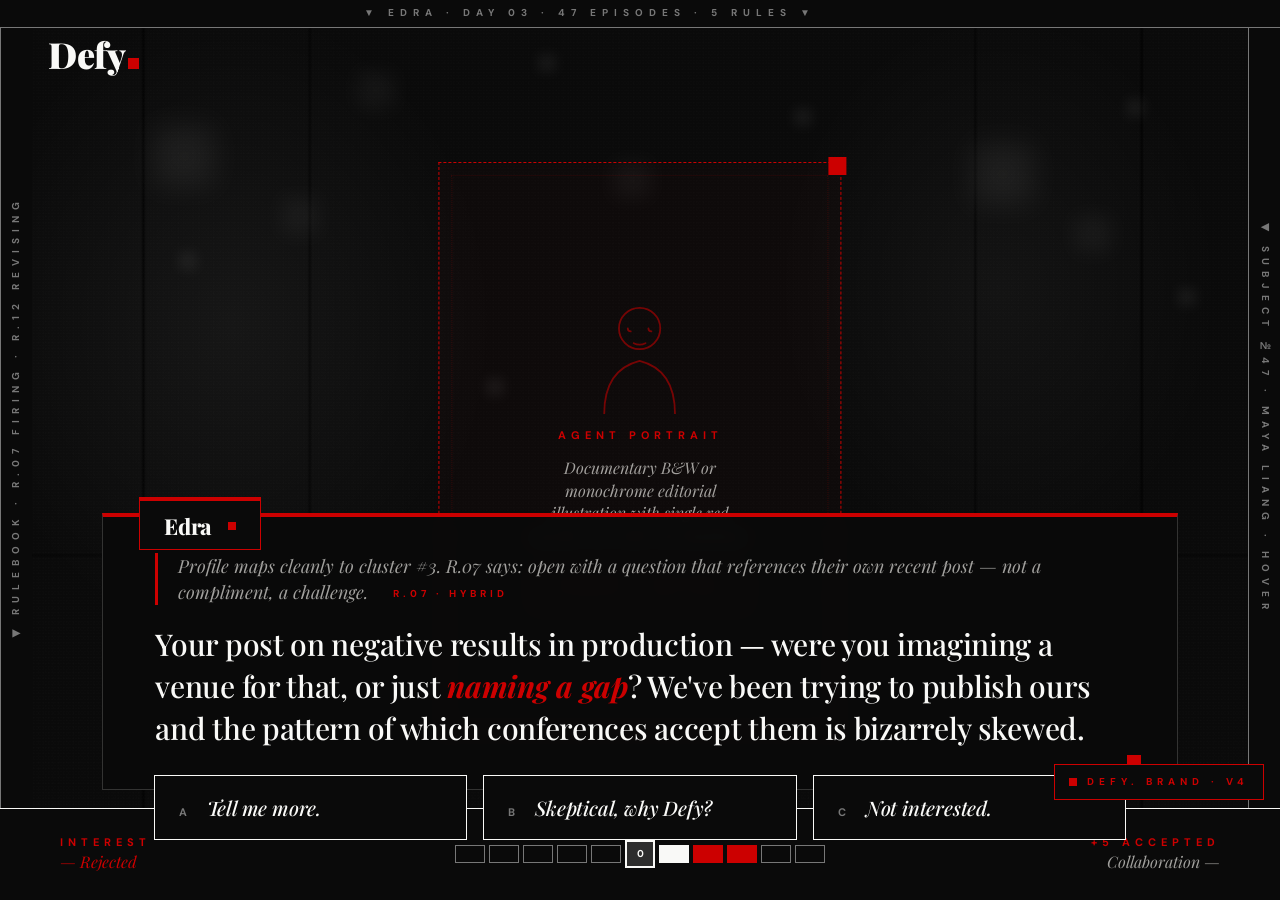
<file: frontend/edra_pitch_mockup.html>
<!DOCTYPE html>
<html lang="en">
<head>
<meta charset="UTF-8">
<title>EDRA / Defy. — Pitch Floor</title>
<link rel="preconnect" href="https://fonts.googleapis.com">
<link rel="preconnect" href="https://fonts.gstatic.com" crossorigin>
<link href="https://fonts.googleapis.com/css2?family=Playfair+Display:ital,wght@0,400;0,500;0,700;0,800;0,900;1,400;1,500;1,700;1,800&family=DM+Sans:wght@400;500;700&display=swap" rel="stylesheet">
<style>

/* ════════════════════════════════════════════════════════════════
   EDRA × Defy. — Pitch Floor
   
   Built strictly under Defy. Brand Guidelines V2.0:
   - Wordmark: "Defy." with red square punctuation
   - Display: Playfair Display 900 / 800
   - Body: DM Sans 400 / 500 / 700
   - Palette: black, warm white, cream, Defy Red + supporting greys
   - 50% black · 40% warm white/cream · 10% Defy Red ratio
   - No mono fonts (not in brand spec)
   - No rounded corners, no shadows, no gradients
   
   Booth demo is HERO treatment: dark surface, light type.
   ════════════════════════════════════════════════════════════════ */

:root {
  /* Defy palette — primary */
  --defy-red:     #CC0000;
  --black:        #0A0A0A;
  --warm-white:   #F9F9F7;
  --cream:        #F3F1EC;
  
  /* Defy palette — supporting */
  --charcoal:     #2D2D2D;
  --mid-grey:     #777777;
  --border-grey:  #E8E6E1;
  --red-dark:     #990000;

  /* derived (only opacity variants of primary, allowed by brand for layered states) */
  --cream-dim:    rgba(243, 241, 236, 0.65);
  --cream-faint:  rgba(243, 241, 236, 0.4);
  --cream-line:   rgba(243, 241, 236, 0.18);
  
  /* fonts — strictly two families per brand */
  --f-display:    'Playfair Display', Georgia, serif;
  --f-body:       'DM Sans', 'Helvetica Neue', sans-serif;
}

* { box-sizing: border-box; margin: 0; padding: 0; }
html, body { height: 100%; }

body {
  background: var(--black);
  color: var(--cream);
  font-family: var(--f-body);
  font-size: 16px;
  line-height: 1.85;          /* per brand: body breathes */
  overflow: hidden;
  height: 100vh;
  -webkit-font-smoothing: antialiased;
}

/* ═══════════════════════════════════════════════════════════════
   STAGE
   ═══════════════════════════════════════════════════════════════ */

.stage {
  position: fixed;
  inset: 0;
  overflow: hidden;
}

/* ─── BACKGROUND: dark hero with subtle window haze ─── */

.bg {
  position: absolute;
  inset: 0;
  background: var(--black);
}

.bg::before {
  content: '';
  position: absolute;
  inset: 0;
  /* the only gradients allowed: very subtle ambient haze suggesting windows */
  background:
    radial-gradient(ellipse 380px 460px at 18% 36%, rgba(249, 249, 247, 0.05), transparent 70%),
    radial-gradient(ellipse 320px 400px at 78% 32%, rgba(249, 249, 247, 0.04), transparent 70%);
  pointer-events: none;
}

.bg::after {
  content: '';
  position: absolute;
  inset: 0;
  /* window mullion silhouettes — pure black overlays, sharp lines */
  background:
    linear-gradient(90deg,
      transparent 11%, rgba(0,0,0,0.7) 11.2%, transparent 11.4%,
      transparent 24%, rgba(0,0,0,0.5) 24.2%, transparent 24.4%,
      transparent 76%, rgba(0,0,0,0.5) 76.2%, transparent 76.4%,
      transparent 89%, rgba(0,0,0,0.7) 89.2%, transparent 89.4%
    ),
    linear-gradient(0deg,
      transparent 38%, rgba(0,0,0,0.4) 38.3%, transparent 38.6%
    );
  pointer-events: none;
}

/* film grain — strict monochrome */
.grain {
  position: absolute;
  inset: 0;
  pointer-events: none;
  background-image:
    radial-gradient(circle at 30% 20%, rgba(243, 241, 236, 0.018) 0px, transparent 1px),
    radial-gradient(circle at 70% 60%, rgba(243, 241, 236, 0.015) 0px, transparent 1px),
    radial-gradient(circle at 50% 90%, rgba(243, 241, 236, 0.012) 0px, transparent 1px);
  background-size: 3px 3px, 5px 5px, 7px 7px;
}

/* monochrome warm-white "bokeh" — extremely subtle haze dots, brand-allowed atmospheric */
.bokeh {
  position: absolute;
  inset: 0;
  pointer-events: none;
  overflow: hidden;
}
.bokeh-dot {
  position: absolute;
  background: var(--warm-white);
  filter: blur(14px);
  animation: float 14s ease-in-out infinite;
}
.bokeh-dot.-l { width: 60px; height: 60px; opacity: 0.06; }
.bokeh-dot.-m { width: 36px; height: 36px; opacity: 0.04; filter: blur(10px); }
.bokeh-dot.-s { width: 18px; height: 18px; opacity: 0.05; filter: blur(6px); }

.bokeh-dot:nth-child(1)  { top: 14%; left: 12%; animation-delay: 0s; }
.bokeh-dot:nth-child(2)  { top: 22%; left: 22%; animation-delay: -2s; }
.bokeh-dot:nth-child(3)  { top: 28%; left: 14%; animation-delay: -4s; }
.bokeh-dot:nth-child(4)  { top: 8%;  left: 28%; animation-delay: -6s; }
.bokeh-dot:nth-child(5)  { top: 16%; left: 76%; animation-delay: -1s; }
.bokeh-dot:nth-child(6)  { top: 24%; left: 84%; animation-delay: -3s; }
.bokeh-dot:nth-child(7)  { top: 32%; left: 92%; animation-delay: -5s; }
.bokeh-dot:nth-child(8)  { top: 11%; left: 88%; animation-delay: -7s; }
.bokeh-dot:nth-child(9)  { top: 18%; left: 48%; animation-delay: -8s; }
.bokeh-dot:nth-child(10) { top: 42%; left: 38%; animation-delay: -10s; }
.bokeh-dot:nth-child(11) { top: 6%;  left: 42%; animation-delay: -3s; }
.bokeh-dot:nth-child(12) { top: 12%; left: 62%; animation-delay: -6s; }

@keyframes float {
  0%, 100% { transform: translate(0, 0); }
  33% { transform: translate(8px, -10px); }
  66% { transform: translate(-6px, 5px); }
}

/* ═══════════════════════════════════════════════════════════════
   DEFY WORDMARK — top-left, exactly as specified in brand guidelines
   "Defy" in Playfair Display Black 900 + red square punctuation
   ═══════════════════════════════════════════════════════════════ */

.defy-mark {
  position: absolute;
  top: 36px;
  left: 48px;
  z-index: 25;
  display: flex;
  align-items: baseline;
  line-height: 1;
}
.defy-word {
  font-family: var(--f-display);
  font-weight: 900;
  font-size: 36px;
  color: var(--warm-white);
  letter-spacing: -0.5px;
  line-height: 1;
}
.defy-square {
  width: 11px;
  height: 11px;
  background: var(--defy-red);
  flex-shrink: 0;
  margin-left: 3px;
  margin-bottom: 3px;          /* aligns with baseline of "Defy" */
  align-self: flex-end;
}

/* ═══════════════════════════════════════════════════════════════
   AGENT SLOT — placeholder for external PNG
   Brand: documentary B&W or high-contrast monochrome with single red accent
   ═══════════════════════════════════════════════════════════════ */

.agent-slot {
  position: absolute;
  bottom: 18%;
  left: 50%;
  transform: translateX(-50%);
  height: 64%;
  aspect-ratio: 0.7;
  pointer-events: none;
  animation: idleBreathe 5s ease-in-out infinite;
}
@keyframes idleBreathe {
  0%, 100% { transform: translateX(-50%) translateY(0); }
  50% { transform: translateX(-50%) translateY(-4px); }
}

.agent-slot-placeholder {
  width: 100%;
  height: 100%;
  border: 1px dashed var(--defy-red);
  background: rgba(204, 0, 0, 0.02);
  display: flex;
  flex-direction: column;
  align-items: center;
  justify-content: center;
  gap: 16px;
  padding: 32px;
  text-align: center;
  position: relative;
}
.agent-slot-placeholder::before {
  content: '';
  position: absolute;
  inset: 12px;
  border: 1px dotted rgba(204, 0, 0, 0.18);
  pointer-events: none;
}
/* signature red square corner — brand element */
.agent-slot-placeholder::after {
  content: '';
  position: absolute;
  top: -6px; right: -6px;
  width: 18px; height: 18px;
  background: var(--defy-red);
}
.agent-slot-placeholder svg {
  width: 28%;
  height: auto;
  opacity: 0.55;
}

.placeholder-label {
  font-family: var(--f-body);
  font-weight: 700;
  font-size: 11px;
  letter-spacing: 5px;
  text-transform: uppercase;
  color: var(--defy-red);
  line-height: 1;
}
.placeholder-detail {
  font-family: var(--f-display);
  font-weight: 400;
  font-style: italic;
  font-size: 16px;
  color: var(--cream-dim);
  line-height: 1.4;
  max-width: 220px;
}
.placeholder-current {
  margin-top: 8px;
  padding: 6px 16px;
  border: 1px solid var(--defy-red);
  font-family: var(--f-body);
  font-weight: 700;
  font-size: 10px;
  letter-spacing: 4px;
  text-transform: uppercase;
  color: var(--defy-red);
}

/* ═══════════════════════════════════════════════════════════════
   VN TEXTBOX — editorial broadsheet style
   ═══════════════════════════════════════════════════════════════ */

.textbox {
  position: absolute;
  left: 8%;
  right: 8%;
  bottom: 110px;
  padding: 36px 52px 40px;
  background: rgba(10, 10, 10, 0.94);
  border-top: 4px solid var(--defy-red);
  border-bottom: 1px solid var(--cream-line);
  border-left: 1px solid var(--cream-line);
  border-right: 1px solid var(--cream-line);
  backdrop-filter: blur(8px);
  -webkit-backdrop-filter: blur(8px);
  min-height: 184px;
}

/* speaker plate — top-left */
.speaker {
  position: absolute;
  top: -20px;
  left: 36px;
  background: var(--black);
  border: 1px solid var(--defy-red);
  border-top: 4px solid var(--defy-red);
  padding: 14px 24px 12px;
  display: flex;
  align-items: center;
  gap: 16px;
}
.speaker-name {
  font-family: var(--f-display);
  font-weight: 800;
  font-size: 22px;
  color: var(--warm-white);
  letter-spacing: -0.3px;
  line-height: 1;
}
.speaker-square {
  width: 8px;
  height: 8px;
  background: var(--defy-red);
}

/* internal thought line */
.thought {
  font-family: var(--f-display);
  font-style: italic;
  font-weight: 400;
  font-size: 18px;
  line-height: 1.45;
  color: var(--cream-dim);
  margin-bottom: 18px;
  padding-left: 20px;
  border-left: 3px solid var(--defy-red);
}
.thought-tag {
  font-family: var(--f-body);
  font-style: normal;
  font-weight: 700;
  font-size: 10px;
  letter-spacing: 4px;
  text-transform: uppercase;
  color: var(--defy-red);
  margin-left: 12px;
  padding: 2px 8px;
  vertical-align: middle;
}

/* spoken line — Playfair Display hero typography */
.utterance {
  font-family: var(--f-display);
  font-weight: 500;
  font-size: 30px;
  line-height: 1.4;
  color: var(--warm-white);
  letter-spacing: -0.3px;
  min-height: 84px;
}
.utterance-em {
  color: var(--defy-red);
  font-weight: 700;
  font-style: italic;
}

/* "click to continue" — solid red square per brand */
.continue-square {
  position: absolute;
  bottom: 20px;
  right: 36px;
  width: 14px;
  height: 14px;
  background: var(--defy-red);
  animation: blink 1.4s ease-in-out infinite;
}
@keyframes blink {
  0%, 100% { opacity: 1; }
  50% { opacity: 0.3; }
}

/* visitor choice buttons — editorial */
.choices {
  position: absolute;
  left: 12%;
  right: 12%;
  bottom: 60px;
  display: grid;
  grid-template-columns: repeat(3, 1fr);
  gap: 16px;
  z-index: 10;
  transition: right 0.35s cubic-bezier(0.4, 0, 0.2, 1),
              left 0.35s cubic-bezier(0.4, 0, 0.2, 1);
}

/* when right panel opens, push choices and textbox left so they don't get covered */
.stage:has(.panel-trigger.-right:hover) .choices,
.stage:has(.panel-right:hover) .choices {
  right: calc(12% + 368px);
}
.stage:has(.panel-trigger.-right:hover) .textbox,
.stage:has(.panel-right:hover) .textbox {
  right: calc(8% + 368px);
}

/* same for left panel: push choices and textbox right */
.stage:has(.panel-trigger.-left:hover) .choices,
.stage:has(.panel-left:hover) .choices {
  left: calc(12% + 408px);
}
.stage:has(.panel-trigger.-left:hover) .textbox,
.stage:has(.panel-left:hover) .textbox {
  left: calc(8% + 408px);
}

.textbox {
  transition: right 0.35s cubic-bezier(0.4, 0, 0.2, 1),
              left 0.35s cubic-bezier(0.4, 0, 0.2, 1);
}
.choice {
  font-family: var(--f-display);
  font-weight: 500;
  font-style: italic;
  font-size: 20px;
  background: var(--black);
  color: var(--warm-white);
  border: 1px solid var(--warm-white);
  padding: 18px 24px;
  cursor: pointer;
  text-align: left;
  transition: all 0.15s ease;
  letter-spacing: -0.2px;
  display: flex;
  align-items: baseline;
  gap: 16px;
}
.choice-ix {
  font-family: var(--f-body);
  font-style: normal;
  font-weight: 700;
  font-size: 11px;
  letter-spacing: 4px;
  text-transform: uppercase;
  color: var(--mid-grey);
  flex-shrink: 0;
}
.choice:hover {
  background: var(--warm-white);
  color: var(--black);
}
.choice:hover .choice-ix { color: var(--defy-red); }
.choice.-positive:hover  { background: var(--warm-white); color: var(--black); }
.choice.-skeptical:hover { background: var(--charcoal); color: var(--warm-white); border-color: var(--warm-white); }
.choice.-negative:hover  { background: var(--defy-red); color: var(--warm-white); border-color: var(--defy-red); }
.choice.-negative:hover .choice-ix { color: var(--warm-white); }

/* ═══════════════════════════════════════════════════════════════
   INTEREST GAUGE — editorial bar with red accents
   ═══════════════════════════════════════════════════════════════ */

.gauge {
  position: absolute;
  left: 0;
  right: 0;
  bottom: 0;
  height: 92px;
  background: var(--black);
  display: grid;
  grid-template-columns: 1fr auto 1fr;
  align-items: center;
  gap: 32px;
  padding: 16px 60px 18px;
  border-top: 1px solid var(--warm-white);
}

.gauge-side {
  display: flex;
  flex-direction: column;
  gap: 6px;
}
.gauge-side.-left  { align-items: flex-start; }
.gauge-side.-right { align-items: flex-end; }

.gauge-label {
  font-family: var(--f-body);
  font-weight: 700;
  font-size: 11px;
  letter-spacing: 5px;
  text-transform: uppercase;
  color: var(--defy-red);
  line-height: 1;
}
.gauge-end {
  font-family: var(--f-display);
  font-style: italic;
  font-weight: 400;
  font-size: 16px;
  color: var(--cream-dim);
  line-height: 1;
}
.gauge-end.-low { color: var(--defy-red); }

.gauge-track-wrap { position: relative; }
.gauge-track {
  display: grid;
  grid-template-columns: repeat(11, 30px);
  gap: 4px;
  align-items: center;
}
.gauge-cell {
  height: 18px;
  background: transparent;
  border: 1px solid var(--mid-grey);
  position: relative;
  transition: all 0.3s ease;
}
.gauge-cell.-mid {
  border-color: var(--warm-white);
  border-width: 2px;
  height: 28px;
  background: var(--charcoal);
}
.gauge-cell.-mid::after {
  content: '0';
  position: absolute;
  top: 50%; left: 50%;
  transform: translate(-50%, -50%);
  font-family: var(--f-body);
  font-weight: 700;
  font-size: 10px;
  color: var(--warm-white);
}
.gauge-cell.-on {
  background: var(--warm-white);
  border-color: var(--warm-white);
}
.gauge-cell.-on.-warm,
.gauge-cell.-on.-hot {
  background: var(--defy-red);
  border-color: var(--defy-red);
}

.gauge-value-wrap {
  position: absolute;
  bottom: 100%;
  left: 50%;
  transform: translateX(-50%);
  margin-bottom: 8px;
  text-align: center;
  pointer-events: none;
}
.gauge-value {
  font-family: var(--f-display);
  font-weight: 900;
  font-size: 32px;
  line-height: 1;
  color: var(--defy-red);
  letter-spacing: -1px;
}
.gauge-value::before { content: '+'; }

/* ═══════════════════════════════════════════════════════════════
   HOVER PANELS — editorial, no shadows
   ═══════════════════════════════════════════════════════════════ */

.edge-handle {
  position: absolute;
  z-index: 20;
  background: var(--black);
  border-style: solid;
  border-color: var(--mid-grey);
  cursor: pointer;
  transition: all 0.2s ease;
  display: flex;
  align-items: center;
  justify-content: center;
  font-family: var(--f-body);
  font-weight: 700;
  font-size: 10px;
  letter-spacing: 5px;
  text-transform: uppercase;
  color: var(--mid-grey);
}
.edge-handle:hover { color: var(--defy-red); border-color: var(--defy-red); }

.edge-top {
  top: 0; left: 0; right: 0;
  height: 28px;
  border-width: 0 0 1px 0;
  letter-spacing: 6px;
  padding-left: 180px;     /* clear the wordmark */
  padding-right: 280px;    /* clear the EDRA mark */
}
.edge-top::after { content: '▼  EDRA · DAY 03  ·  47 EPISODES  ·  5 RULES  ▼'; }

.edge-right {
  top: 28px; bottom: 92px;
  right: 0;
  width: 32px;
  border-width: 0 0 0 1px;
  writing-mode: vertical-rl;
  text-orientation: mixed;
  padding: 18px 0;
  letter-spacing: 6px;
}
.edge-right::after { content: '◀  SUBJECT №47  ·  MAYA LIANG  ·  HOVER'; }

.edge-left {
  top: 28px; bottom: 92px;
  left: 0;
  width: 32px;
  border-width: 0 1px 0 0;
  writing-mode: vertical-lr;
  transform: rotate(180deg);
  padding: 18px 0;
  letter-spacing: 6px;
}
.edge-left::after { content: '◀  RULEBOOK  ·  R.07 FIRING  ·  R.12 REVISING'; }

.panel {
  position: absolute;
  z-index: 30;
  background: var(--black);
  transition: transform 0.35s cubic-bezier(0.4, 0, 0.2, 1);
  overflow-y: auto;
  pointer-events: none;
  opacity: 0;
}
.panel-trigger:hover ~ .panel,
.panel:hover {
  pointer-events: auto;
  opacity: 1;
}

.panel-right {
  top: 28px; bottom: 92px;
  right: 0;
  width: 400px;
  border-left: 1px solid var(--warm-white);
  transform: translateX(calc(100% - 32px));
  padding: 32px 36px;
}
.panel-trigger.-right:hover ~ .panel-right,
.panel-right:hover {
  transform: translateX(0);
}

.panel-left {
  top: 28px; bottom: 92px;
  left: 0;
  width: 440px;
  border-right: 1px solid var(--warm-white);
  transform: translateX(calc(-100% + 32px));
  padding: 32px 36px;
}
.panel-trigger.-left:hover ~ .panel-left,
.panel-left:hover {
  transform: translateX(0);
}

.panel-top {
  top: 0;
  left: 0; right: 0;
  height: 110px;
  border-bottom: 1px solid var(--warm-white);
  transform: translateY(calc(-100% + 28px));
  padding: 22px 48px 22px 200px;
  display: grid;
  grid-template-columns: 1fr auto;
  align-items: center;
  gap: 32px;
}
.panel-trigger.-top:hover ~ .panel-top,
.panel-top:hover {
  transform: translateY(0);
}

/* ═══════════════════════════════════════════════════════════════
   PANEL CONTENTS — editorial layout
   ═══════════════════════════════════════════════════════════════ */

/* section eyebrow — small red bold uppercase, per brand */
.section-num {
  font-family: var(--f-body);
  font-weight: 700;
  font-size: 11px;
  letter-spacing: 5px;
  text-transform: uppercase;
  color: var(--defy-red);
  margin-bottom: 10px;
  line-height: 1;
}

.panel-title {
  font-family: var(--f-display);
  font-weight: 800;
  font-size: 38px;
  letter-spacing: -0.5px;
  color: var(--warm-white);
  line-height: 1.05;
  margin-bottom: 6px;
  display: flex;
  align-items: baseline;
  gap: 10px;
}
.panel-title-square {
  width: 12px;
  height: 12px;
  background: var(--defy-red);
  flex-shrink: 0;
}

.panel-meta {
  font-family: var(--f-body);
  font-weight: 400;
  font-size: 13px;
  color: var(--mid-grey);
  margin-bottom: 24px;
  padding-bottom: 18px;
  border-bottom: 1px solid var(--cream-line);
  line-height: 1.5;
}

/* PROFILE PANEL */
.profile-portrait {
  width: 100%;
  aspect-ratio: 1.05;
  background: var(--charcoal);
  position: relative;
  margin-bottom: 22px;
  border: 1px solid var(--warm-white);
  display: flex;
  flex-direction: column;
  align-items: center;
  justify-content: center;
  gap: 12px;
  padding: 20px;
  text-align: center;
}
/* signature red square corner */
.profile-portrait::after {
  content: '';
  position: absolute;
  top: -6px; right: -6px;
  width: 14px; height: 14px;
  background: var(--defy-red);
}
.ph-icon {
  font-family: var(--f-display);
  font-weight: 400;
  font-size: 36px;
  color: var(--mid-grey);
  line-height: 1;
}
.ph-label {
  font-family: var(--f-body);
  font-weight: 700;
  font-size: 11px;
  letter-spacing: 5px;
  text-transform: uppercase;
  color: var(--mid-grey);
}
.ph-detail {
  font-family: var(--f-display);
  font-style: italic;
  font-weight: 400;
  font-size: 14px;
  color: var(--cream-dim);
  line-height: 1.4;
  max-width: 220px;
}

.subject-name {
  font-family: var(--f-display);
  font-weight: 800;
  font-size: 36px;
  line-height: 1;
  letter-spacing: -0.5px;
  color: var(--warm-white);
}
.subject-role {
  font-family: var(--f-body);
  font-weight: 400;
  font-size: 14px;
  color: var(--cream-dim);
  margin-top: 8px;
  line-height: 1.5;
}

.archetype {
  margin-top: 20px;
  padding: 16px 18px;
  background: var(--charcoal);
  border-left: 3px solid var(--defy-red);
}
.archetype-lab {
  font-family: var(--f-body);
  font-weight: 700;
  font-size: 10px;
  letter-spacing: 5px;
  text-transform: uppercase;
  color: var(--mid-grey);
  margin-bottom: 6px;
  line-height: 1;
}
.archetype-val {
  font-family: var(--f-display);
  font-weight: 800;
  font-size: 18px;
  color: var(--warm-white);
  letter-spacing: -0.3px;
  line-height: 1.15;
}

/* fields list */
.fields {
  margin-top: 22px;
  display: grid;
  grid-template-columns: 100px 1fr;
  gap: 10px 16px;
}
.field-k {
  font-family: var(--f-body);
  font-weight: 700;
  font-size: 10px;
  letter-spacing: 4px;
  text-transform: uppercase;
  color: var(--mid-grey);
  padding-top: 3px;
  line-height: 1.3;
}
.field-v {
  font-family: var(--f-body);
  font-weight: 500;
  font-size: 14px;
  color: var(--warm-white);
  line-height: 1.4;
}
.field-v.-red { color: var(--defy-red); font-weight: 700; }

/* posts */
.posts {
  margin-top: 24px;
  padding-top: 18px;
  border-top: 1px solid var(--cream-line);
}
.posts-lab {
  font-family: var(--f-body);
  font-weight: 700;
  font-size: 10px;
  letter-spacing: 5px;
  text-transform: uppercase;
  color: var(--mid-grey);
  margin-bottom: 12px;
  line-height: 1;
}
.post-snip {
  font-family: var(--f-display);
  font-style: italic;
  font-weight: 400;
  font-size: 17px;
  line-height: 1.45;
  color: var(--cream-dim);
  border-left: 3px solid var(--warm-white);
  padding: 4px 0 4px 16px;
  margin-bottom: 12px;
}
.post-when {
  display: block;
  font-family: var(--f-body);
  font-style: normal;
  font-weight: 700;
  font-size: 10px;
  letter-spacing: 4px;
  text-transform: uppercase;
  color: var(--mid-grey);
  margin-top: 8px;
  line-height: 1;
}

/* RULEBOOK PANEL */
.rules-list {
  display: flex;
  flex-direction: column;
  gap: 14px;
}

.rule {
  background: var(--charcoal);
  padding: 16px 18px;
  display: grid;
  grid-template-columns: 64px 1fr auto;
  gap: 4px 18px;
  position: relative;
  border-left: 2px solid var(--mid-grey);
}
.rule.-fresh {
  border-left-color: var(--defy-red);
}
.rule.-fresh::before {
  content: 'NEW';
  position: absolute;
  top: 8px; right: 12px;
  background: var(--defy-red);
  color: var(--warm-white);
  font-family: var(--f-body);
  font-weight: 700;
  font-size: 9px;
  letter-spacing: 4px;
  padding: 3px 8px;
  line-height: 1;
}
.rule.-revising {
  border-left-color: var(--defy-red);
  animation: pulseRevise 1.6s ease-in-out infinite;
}
@keyframes pulseRevise {
  50% { background: rgba(204, 0, 0, 0.10); }
}
.rule.-deprecated { 
  opacity: 0.4; 
  border-left-color: var(--mid-grey); 
}
.rule.-deprecated .rule-num { text-decoration: line-through; }

.rule-num {
  font-family: var(--f-display);
  font-weight: 900;
  font-size: 40px;
  line-height: 0.9;
  letter-spacing: -1.5px;
  color: var(--warm-white);
  align-self: center;
}
.rule.-fresh .rule-num    { color: var(--defy-red); }
.rule.-revising .rule-num { color: var(--defy-red); }

.rule-body {
  font-family: var(--f-body);
  font-size: 12px;
  line-height: 1.6;
  color: var(--cream-dim);
  align-self: center;
}
.rule-body .if {
  color: var(--mid-grey);
  font-weight: 700;
  font-size: 9px;
  letter-spacing: 4px;
  text-transform: uppercase;
  margin-right: 6px;
}
.rule-body .then {
  color: var(--defy-red);
  font-weight: 700;
  font-size: 9px;
  letter-spacing: 4px;
  text-transform: uppercase;
  margin-right: 6px;
}
.rule-body .clu {
  font-weight: 700;
  color: var(--warm-white);
  font-size: 13px;
}
.rule-body .clu em {
  font-family: var(--f-display);
  font-style: italic;
  font-weight: 400;
  color: var(--cream-dim);
  font-size: 14px;
}
.rule-body .slot {
  background: var(--black);
  padding: 1px 6px;
  color: var(--warm-white);
  font-weight: 500;
  border: 1px solid var(--mid-grey);
}
.rule-body .dyn {
  display: block;
  margin-top: 6px;
  font-family: var(--f-display);
  font-style: italic;
  font-weight: 400;
  font-size: 14px;
  color: var(--defy-red);
}

.rule-cs {
  align-self: center;
  text-align: right;
  width: 60px;
}
.cs-hist {
  height: 32px;
  display: grid;
  grid-template-columns: repeat(10, 1fr);
  gap: 1.5px;
  align-items: end;
  margin-bottom: 6px;
}
.cs-bar {
  background: var(--mid-grey);
  min-height: 3px;
  opacity: 0.4;
}
.cs-bar.-active {
  background: var(--warm-white);
  opacity: 1;
}
.rule.-revising .cs-bar.-active { background: var(--defy-red); }
.rule.-fresh .cs-bar.-active    { background: var(--defy-red); }

.cs-num {
  font-family: var(--f-display);
  font-weight: 900;
  font-size: 18px;
  color: var(--warm-white);
  letter-spacing: -0.5px;
  line-height: 1;
}
.cs-num small {
  font-family: var(--f-body);
  font-size: 10px;
  font-weight: 400;
  color: var(--mid-grey);
}
.rule.-revising .cs-num { color: var(--defy-red); }
.rule.-fresh .cs-num { color: var(--defy-red); }

/* reflection */
.reflection {
  margin-top: 24px;
  padding: 22px 22px;
  background: var(--charcoal);
  border-top: 4px solid var(--defy-red);
  position: relative;
}

.refl-title {
  font-family: var(--f-display);
  font-weight: 800;
  font-size: 22px;
  color: var(--defy-red);
  margin-bottom: 14px;
  letter-spacing: -0.3px;
  display: flex;
  align-items: center;
  gap: 12px;
  line-height: 1;
}
.refl-title-square {
  width: 12px;
  height: 12px;
  background: var(--defy-red);
  flex-shrink: 0;
  animation: warnBlink 1.4s steps(2) infinite;
}
@keyframes warnBlink { 50% { opacity: 0.4; } }

.refl-text {
  font-family: var(--f-display);
  font-style: italic;
  font-weight: 400;
  font-size: 16px;
  line-height: 1.5;
  color: var(--cream-dim);
  margin-bottom: 14px;
}
.refl-text.-streaming::after {
  content: '▌';
  color: var(--defy-red);
  animation: cursor 1s step-start infinite;
  font-style: normal;
}
@keyframes cursor { 50% { opacity: 0; } }

.refl-proposal {
  font-family: var(--f-body);
  font-weight: 500;
  font-size: 13px;
  line-height: 1.6;
  background: var(--black);
  padding: 14px 16px;
  border: 1px solid var(--warm-white);
  margin-top: 12px;
}
.refl-proposal-head {
  display: block;
  font-family: var(--f-body);
  font-weight: 700;
  font-size: 10px;
  letter-spacing: 5px;
  text-transform: uppercase;
  color: var(--defy-red);
  margin-bottom: 8px;
  line-height: 1;
}
.refl-change b {
  color: var(--warm-white);
  background: var(--defy-red);
  padding: 1px 6px;
  font-weight: 700;
}
.refl-change s {
  color: var(--mid-grey);
}

.refl-actions {
  display: flex;
  gap: 0;
  margin-top: 16px;
  border: 1px solid var(--warm-white);
}
.btn-sm {
  flex: 1;
  font-family: var(--f-body);
  font-weight: 700;
  font-size: 11px;
  padding: 11px 8px;
  background: var(--black);
  color: var(--warm-white);
  border: none;
  border-right: 1px solid var(--warm-white);
  cursor: pointer;
  letter-spacing: 4px;
  text-transform: uppercase;
  transition: all 0.12s;
  text-align: center;
  line-height: 1;
}
.btn-sm:last-child { border-right: none; }
.btn-sm.-go:hover { background: var(--warm-white); color: var(--black); }
.btn-sm.-edit:hover { background: var(--charcoal); }
.btn-sm.-no:hover { background: var(--defy-red); color: var(--warm-white); }

/* TOP PANEL */
.top-stats {
  display: flex;
  gap: 56px;
  align-items: baseline;
}
.top-stat { text-align: left; }
.top-stat-num {
  font-family: var(--f-display);
  font-weight: 900;
  font-size: 36px;
  line-height: 1;
  letter-spacing: -1px;
  color: var(--warm-white);
}
.top-stat-num.-red { color: var(--defy-red); }
.top-stat-lab {
  font-family: var(--f-body);
  font-weight: 700;
  font-size: 10px;
  letter-spacing: 5px;
  text-transform: uppercase;
  color: var(--mid-grey);
  margin-top: 6px;
  line-height: 1;
}

.top-controls {
  display: flex;
  gap: 0;
  align-items: center;
  border: 1px solid var(--warm-white);
}
.btn-op {
  font-family: var(--f-body);
  font-weight: 700;
  font-size: 11px;
  padding: 13px 22px;
  background: var(--black);
  color: var(--warm-white);
  border: none;
  border-right: 1px solid var(--warm-white);
  cursor: pointer;
  letter-spacing: 4px;
  text-transform: uppercase;
  transition: all 0.15s ease;
  line-height: 1;
}
.btn-op:last-child { border-right: none; }
.btn-op:hover { background: var(--warm-white); color: var(--black); }
.btn-op.-danger:hover { background: var(--defy-red); color: var(--warm-white); }

/* mockup note */
.mockup-note {
  position: fixed;
  bottom: 100px;
  right: 16px;
  background: var(--black);
  border: 1px solid var(--defy-red);
  padding: 8px 14px;
  font-family: var(--f-body);
  font-weight: 700;
  font-size: 10px;
  letter-spacing: 5px;
  text-transform: uppercase;
  color: var(--defy-red);
  z-index: 1000;
  pointer-events: none;
  display: flex;
  align-items: center;
  gap: 10px;
}
.mockup-note::before {
  content: '';
  display: inline-block;
  width: 8px;
  height: 8px;
  background: var(--defy-red);
}

.panel::-webkit-scrollbar { width: 4px; }
.panel::-webkit-scrollbar-track { background: transparent; }
.panel::-webkit-scrollbar-thumb { background: var(--mid-grey); }

</style>
</head>
<body>

<div class="stage">

  <!-- ═══════════════ BACKGROUND ═══════════════ -->
  <div class="bg"></div>
  <div class="bokeh">
    <div class="bokeh-dot -l"></div><div class="bokeh-dot -m"></div>
    <div class="bokeh-dot -s"></div><div class="bokeh-dot -m"></div>
    <div class="bokeh-dot -l"></div><div class="bokeh-dot -m"></div>
    <div class="bokeh-dot -s"></div><div class="bokeh-dot -s"></div>
    <div class="bokeh-dot -m"></div><div class="bokeh-dot -s"></div>
    <div class="bokeh-dot -s"></div><div class="bokeh-dot -s"></div>
  </div>
  <div class="grain"></div>

  <!-- ═══════════════ DEFY WORDMARK ═══════════════ -->
  <div class="defy-mark">
    <span class="defy-word">Defy</span>
    <span class="defy-square"></span>
  </div>

  <!-- top-right product lockup removed for clarity -->


  <!-- ═══════════════ AGENT SLOT ═══════════════
       PRODUCTION:
       Replace placeholder with monochrome editorial illustration or
       documentary B&W photography. Single small Defy Red accent only
       (e.g. red lipstick, red lapel pin, red collar detail).
       NOT bright anime. NOT colorful. NOT staged corporate.
       Specs: 720×1080, transparent PNG, half-body, 6 emotion variants.
  -->
  <div class="agent-slot">
    <div class="agent-slot-placeholder">
      <svg viewBox="0 0 64 80" xmlns="http://www.w3.org/2000/svg" fill="none" stroke="currentColor" stroke-width="1.2" stroke-linecap="round" stroke-linejoin="round" style="color: var(--defy-red);">
        <circle cx="32" cy="22" r="14"/>
        <path d="M 8 80 Q 8 50 32 44 Q 56 50 56 80"/>
        <path d="M 24 22 Q 24 24 26 24"/>
        <path d="M 38 22 Q 38 24 40 24"/>
        <path d="M 28 32 Q 32 34 36 32"/>
      </svg>
      <div class="placeholder-label">Agent Portrait</div>
      <div class="placeholder-detail">Documentary B&W or monochrome editorial illustration with single red accent. 720×1080, six emotions.</div>
      <div class="placeholder-current">current — neutral</div>
    </div>
  </div>

  <!-- ═══════════════ TEXTBOX ═══════════════ -->
  <div class="textbox">
    <div class="speaker">
      <span class="speaker-name">Edra</span>
      <span class="speaker-square"></span>
    </div>
    <div class="thought">
      Profile maps cleanly to cluster #3. R.07 says: open with a question that references their own recent post — not a compliment, a challenge.
      <span class="thought-tag">R.07 · Hybrid</span>
    </div>
    <div class="utterance">
      Your post on negative results in production — were you imagining a venue for that, or just <span class="utterance-em">naming a gap</span>? We've been trying to publish ours and the pattern of which conferences accept them is bizarrely skewed.
    </div>
    <div class="continue-square"></div>
  </div>

  <!-- ═══════════════ CHOICES ═══════════════ -->
  <div class="choices">
    <button class="choice -positive">
      <span class="choice-ix">A</span>
      <span>Tell me more.</span>
    </button>
    <button class="choice -skeptical">
      <span class="choice-ix">B</span>
      <span>Skeptical, why Defy?</span>
    </button>
    <button class="choice -negative">
      <span class="choice-ix">C</span>
      <span>Not interested.</span>
    </button>
  </div>

  <!-- ═══════════════ INTEREST GAUGE ═══════════════ -->
  <div class="gauge">
    <div class="gauge-side -left">
      <span class="gauge-label">Interest</span>
      <span class="gauge-end -low">— Rejected</span>
    </div>
    <div class="gauge-track-wrap">
      <div class="gauge-value-wrap">
        <span class="gauge-value">3</span>
      </div>
      <div class="gauge-track">
        <div class="gauge-cell"></div>
        <div class="gauge-cell"></div>
        <div class="gauge-cell"></div>
        <div class="gauge-cell"></div>
        <div class="gauge-cell"></div>
        <div class="gauge-cell -mid"></div>
        <div class="gauge-cell -on"></div>
        <div class="gauge-cell -on -warm"></div>
        <div class="gauge-cell -on -hot"></div>
        <div class="gauge-cell"></div>
        <div class="gauge-cell"></div>
      </div>
    </div>
    <div class="gauge-side -right">
      <span class="gauge-label">+5 Accepted</span>
      <span class="gauge-end">Collaboration —</span>
    </div>
  </div>

  <!-- ═══════════════ HOVER PANELS ═══════════════ -->

  <!-- TOP -->
  <div class="edge-handle edge-top panel-trigger -top"></div>
  <div class="panel panel-top">
    <div class="top-stats">
      <div class="top-stat"><div class="top-stat-num">Day 03</div><div class="top-stat-lab">Simulated Time</div></div>
      <div class="top-stat"><div class="top-stat-num">47</div><div class="top-stat-lab">Episodes</div></div>
      <div class="top-stat"><div class="top-stat-num -red">5</div><div class="top-stat-lab">Rules</div></div>
      <div class="top-stat"><div class="top-stat-num -red">1</div><div class="top-stat-lab">Revising</div></div>
      <div class="top-stat"><div class="top-stat-num">2</div><div class="top-stat-lab">Specialists</div></div>
    </div>
    <div class="top-controls">
      <button class="btn-op -danger">AI Bubble Pops</button>
      <button class="btn-op">+ Segment</button>
      <button class="btn-op">Expert · Off</button>
    </div>
  </div>

  <!-- RIGHT -->
  <div class="edge-handle edge-right panel-trigger -right"></div>
  <div class="panel panel-right">
    <div class="section-num">SUBJECT №47</div>
    <div class="panel-title">
      <span class="panel-title-square"></span>
      The Visitor
    </div>
    <div class="panel-meta">Live · LinkedIn · classified day 3</div>

    <div class="profile-portrait">
      <span class="ph-icon">◇</span>
      <span class="ph-label">Visitor Portrait</span>
      <span class="ph-detail">Live LinkedIn fetch, monochrome treatment.</span>
    </div>

    <div class="subject-name">Maya Liang</div>
    <div class="subject-role">Postdoctoral researcher · Computer Vision · ETH Zürich</div>

    <div class="archetype">
      <div class="archetype-lab">Classified Archetype</div>
      <div class="archetype-val">Rising Postdoc / Applied-Lean</div>
    </div>

    <div class="fields">
      <div class="field-k">Cluster</div>      <div class="field-v -red">#03 · n=12</div>
      <div class="field-k">Seniority</div>    <div class="field-v">Mid-career, 2.1 years</div>
      <div class="field-k">Domain</div>       <div class="field-v">CV · self-supervised</div>
      <div class="field-k">Posts / 30d</div>  <div class="field-v">7 · skeptical-pragmatic</div>
      <div class="field-k">Embedding</div>    <div class="field-v">d=384 · norm 0.92</div>
    </div>

    <div class="posts">
      <div class="posts-lab">Recent Posts</div>
      <div class="post-snip">
        "Three years of self-supervised pretraining and we still hand-label the eval sets. Tell me again why this scales."
        <span class="post-when">12 Days Ago · 38 Reactions</span>
      </div>
      <div class="post-snip">
        "Genuinely curious which industry partners are open to publishing negative results from production deployments."
        <span class="post-when">8 Days Ago · 21 Reactions</span>
      </div>
    </div>

    <div class="posts">
      <div class="posts-lab">Closest in Cluster Space</div>
      <div class="fields" style="margin-top:0;">
        <div class="field-k">01</div><div class="field-v">Prof. R. Jain · UC Irvine — <span style="color:var(--defy-red);font-weight:700;">0.81</span></div>
        <div class="field-k">02</div><div class="field-v">Dr. S. Mahmood · Mila — <span style="color:var(--defy-red);font-weight:700;">0.74</span></div>
        <div class="field-k">03</div><div class="field-v">S. Ferreira · DeepMind — <span style="color:var(--defy-red);font-weight:700;">0.69</span></div>
      </div>
    </div>
  </div>

  <!-- LEFT -->
  <div class="edge-handle edge-left panel-trigger -left"></div>
  <div class="panel panel-left">
    <div class="section-num">RULEBOOK</div>
    <div class="panel-title">
      <span class="panel-title-square"></span>
      Active Rules
    </div>
    <div class="panel-meta">5 active · 1 deprecated · 1 revising · induced from 47 episodes</div>

    <div class="rules-list">
      <div class="rule -fresh">
        <div class="rule-num">13</div>
        <div class="rule-body">
          <span class="if">If</span><span class="clu">cluster #5 <em>founders</em></span><br>
          <span class="then">Then</span>framing <span class="slot">skeptical-respect</span> · tone <span class="slot">direct</span> · opener <span class="slot">shared-context</span> · words <span class="slot">medium</span> · ask <span class="slot">chat</span>
        </div>
        <div class="rule-cs">
          <div class="cs-hist">
            <div class="cs-bar"></div><div class="cs-bar"></div>
            <div class="cs-bar -active"></div><div class="cs-bar -active"></div>
            <div class="cs-bar -active"></div><div class="cs-bar -active"></div>
            <div class="cs-bar -active"></div><div class="cs-bar -active"></div>
            <div class="cs-bar -active"></div><div class="cs-bar -active"></div>
          </div>
          <div class="cs-num">88<small>%</small></div>
        </div>
      </div>

      <div class="rule">
        <div class="rule-num">07</div>
        <div class="rule-body">
          <span class="if">If</span><span class="clu">cluster #3 <em>postdocs</em></span><br>
          <span class="then">Then</span>framing <span class="slot">knowledge-share</span> · tone <span class="slot">socratic</span> · opener <span class="slot">question</span> · words <span class="slot">medium</span> · ask <span class="slot">co-author</span>
          <span class="dyn">+ Opener via LLM (refs visitor's last post)</span>
        </div>
        <div class="rule-cs">
          <div class="cs-hist">
            <div class="cs-bar"></div><div class="cs-bar"></div>
            <div class="cs-bar -active"></div><div class="cs-bar -active"></div>
            <div class="cs-bar -active"></div><div class="cs-bar -active"></div>
            <div class="cs-bar -active"></div><div class="cs-bar -active"></div>
            <div class="cs-bar -active"></div><div class="cs-bar"></div>
          </div>
          <div class="cs-num">81<small>%</small></div>
        </div>
      </div>

      <div class="rule">
        <div class="rule-num">03</div>
        <div class="rule-body">
          <span class="if">If</span><span class="clu">cluster #2 <em>senior profs</em></span><br>
          <span class="then">Then</span>framing <span class="slot">strategic-alignment</span> · tone <span class="slot">formal</span> · opener <span class="slot">credential-anchor</span> · words <span class="slot">long</span>
        </div>
        <div class="rule-cs">
          <div class="cs-hist">
            <div class="cs-bar"></div><div class="cs-bar"></div><div class="cs-bar"></div>
            <div class="cs-bar"></div>
            <div class="cs-bar -active"></div><div class="cs-bar -active"></div>
            <div class="cs-bar -active"></div><div class="cs-bar -active"></div>
            <div class="cs-bar"></div><div class="cs-bar"></div>
          </div>
          <div class="cs-num">64<small>%</small></div>
        </div>
      </div>

      <div class="rule -revising">
        <div class="rule-num">12</div>
        <div class="rule-body">
          <span class="if">If</span><span class="clu">cluster #5 <em>tech-founders</em></span><br>
          <span class="then">Then</span>framing <span class="slot">applied-curiosity</span> · tone <span class="slot">playful</span> · opener <span class="slot">shared-context</span> · words <span class="slot">short</span>
        </div>
        <div class="rule-cs">
          <div class="cs-hist">
            <div class="cs-bar"></div><div class="cs-bar"></div><div class="cs-bar"></div>
            <div class="cs-bar"></div><div class="cs-bar"></div><div class="cs-bar"></div>
            <div class="cs-bar"></div>
            <div class="cs-bar -active"></div><div class="cs-bar -active"></div><div class="cs-bar -active"></div>
          </div>
          <div class="cs-num">31<small>%</small></div>
        </div>
      </div>

      <div class="rule -deprecated">
        <div class="rule-num">05</div>
        <div class="rule-body">
          <span class="if">If</span><span class="clu">cluster #5 <em>(replaced by R.13)</em></span>
        </div>
        <div class="rule-cs">
          <div class="cs-num" style="opacity:0.4;">—</div>
        </div>
      </div>
    </div>

    <div class="reflection">
      <div class="refl-title">
        <span class="refl-title-square"></span>
        R.12 · Revising
      </div>
      <div class="refl-text -streaming">
        Three founders rejected the playful + applied-curiosity combo within twelve minutes. All three had recent posts mentioning "post-hype reality" or "actual revenue, not pilots". The cluster's tone preference appears to have shifted from playful exploration to skeptical seriousness
      </div>
      <div class="refl-proposal">
        <span class="refl-proposal-head">Proposed: R.12 → R.13</span>
        <div class="refl-change">Tone: <s>playful</s> → <b>direct</b></div>
        <div class="refl-change">Framing: <s>applied-curiosity</s> → <b>skeptical-respect</b></div>
      </div>
      <div class="refl-actions">
        <button class="btn-sm -go">Accept</button>
        <button class="btn-sm -edit">Edit</button>
        <button class="btn-sm -no">Keep</button>
      </div>
    </div>
  </div>

</div>

<div class="mockup-note">Defy. Brand · v4</div>

<!-- ═══════════════════════════════════════════════════════════════
     PRODUCTION NOTES — Defy. Brand V2.0 aligned
     ═══════════════════════════════════════════════════════════════
     
     CHANGES FROM PREVIOUS:
     - Wordmark switched to "Defy" + red square (was "DEFY" all caps)
     - Display font: Playfair Display 900/800 (was Bodoni Moda)
     - Body font: DM Sans 400/500/700 (was Inter)
     - All IBM Plex Mono REMOVED — replaced with DM Sans Bold uppercase
       letter-spaced 4-5px per brand spec
     - Greys explicitly named: --mid-grey #777, --border-grey #E8E6E1
       (was opacity-only)
     - All text-transform values use brand-specified caps treatment
     - Continue marker is solid red square (was ▼ arrow)
     - All accents use exactly Defy Red #CC0000
     
     AGENT PNG GENERATION:
     
     The agent illustration MUST be brand-aligned monochrome.
     
     Master prompt for NovelAI / Midjourney:
     ----
     Editorial portrait illustration, half-body, female AI research
     liaison, short or shoulder-length dark hair, calm composed
     expression, professional dark suit jacket over cream blouse,
     BLACK AND WHITE illustration with single small RED ACCENT
     (red lipstick OR red lapel pin OR red collar detail — pick one,
     keep consistent), high-contrast monochrome, documentary
     photography reference, transparent background, looking forward,
     no decorations, premium consultancy aesthetic, Financial Times
     portrait style, NOT anime, NOT cartoon, NOT colorful illustration,
     ar 720:1080
     ----
     
     For each emotion, modify ONLY the expression line:
       neutral:       "calm neutral expression, mouth closed, composed"
       pleased:       "warm gentle smile, eyes slightly narrowed"
       thoughtful:    "lips slightly parted, eyes looking up-left"
       concerned:     "brows slightly furrowed, lips pressed thin"
       confident:     "confident half-smile, direct gaze, slight chin lift"
       disappointed:  "soft sad expression, eyes downcast, lips closed flat"
     
     EMOTION MAPPING:
       +4 to +5  →  confident
       +1 to +3  →  pleased
       0         →  neutral
       -1 to -2  →  thoughtful
       -3 to -4  →  concerned
       -5        →  disappointed
     
     ALTERNATIVE: skip illustration entirely, use a documentary B&W
     headshot of a real person. Per brand: "Photography (if any) must
     be documentary-style, authentic, high-contrast black-and-white only".
     
     ═══════════════════════════════════════════════════════════════ -->

</body>
</html>
</file>
